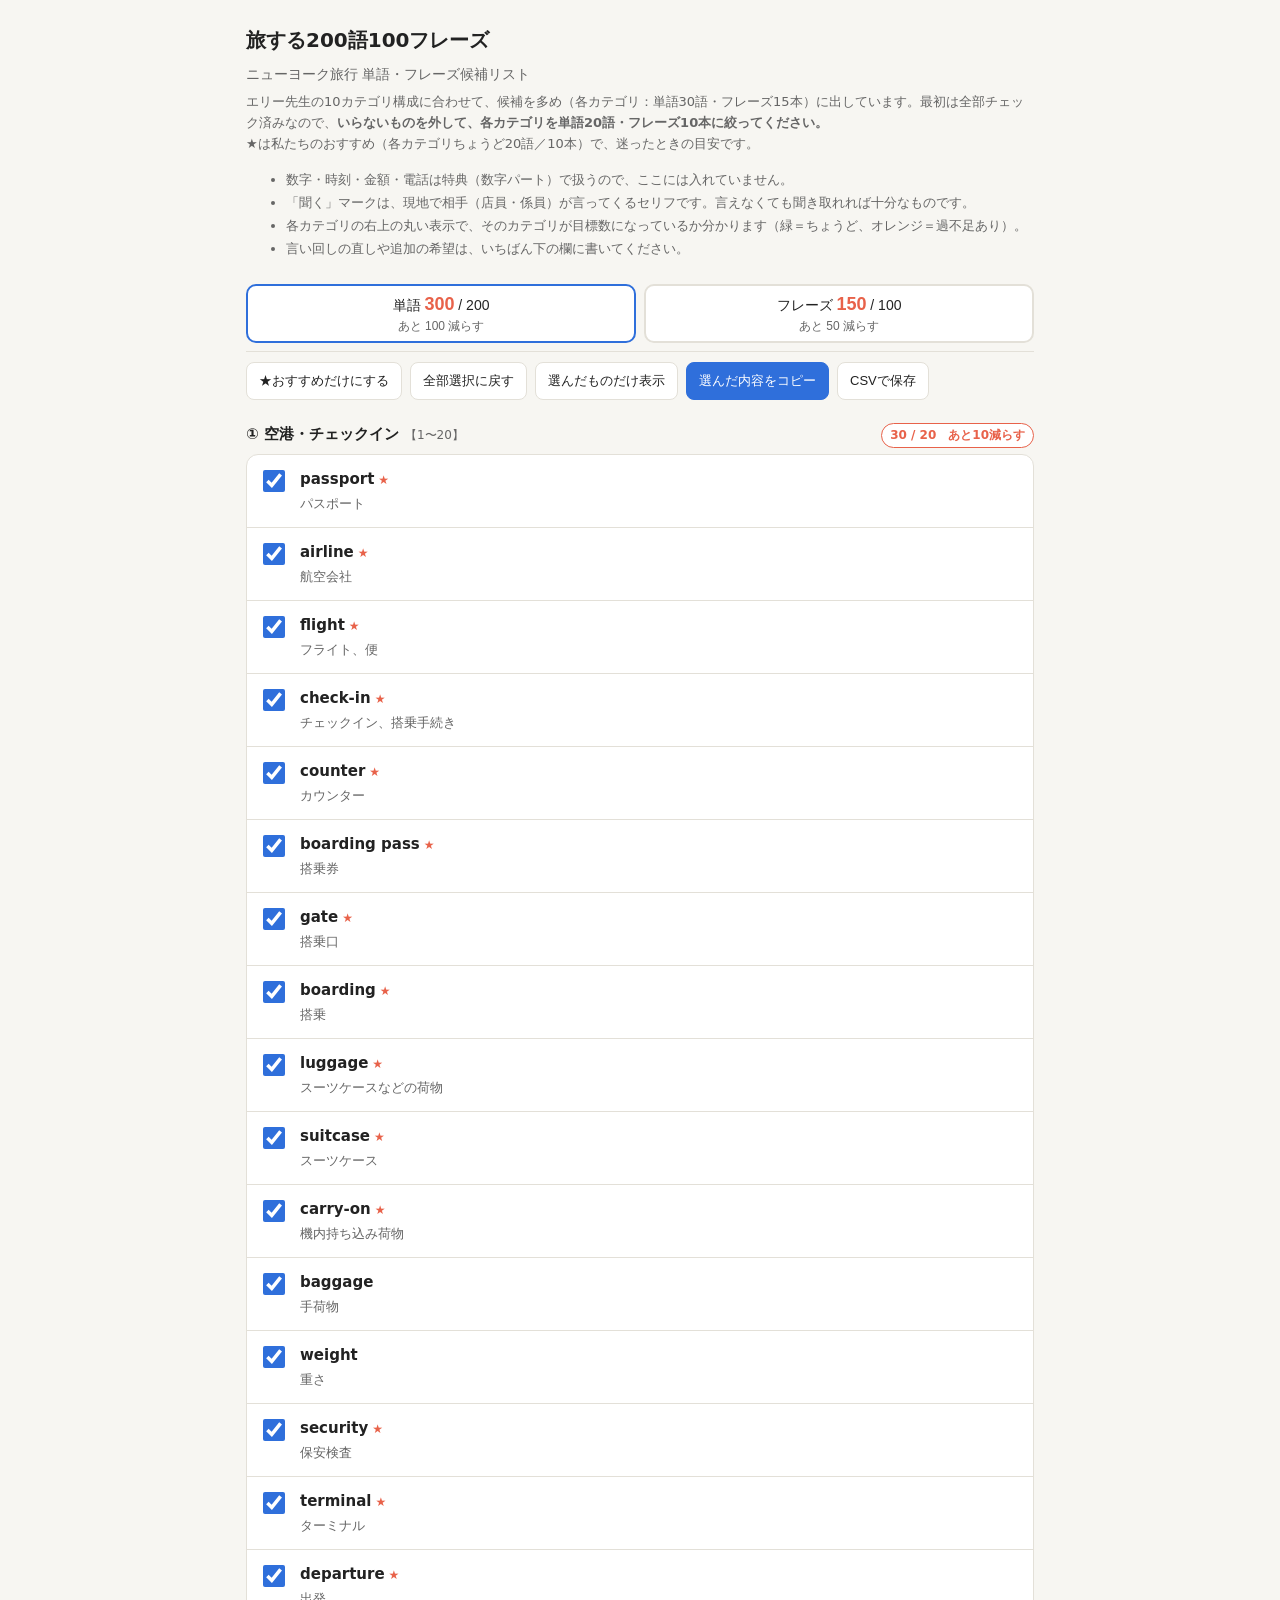
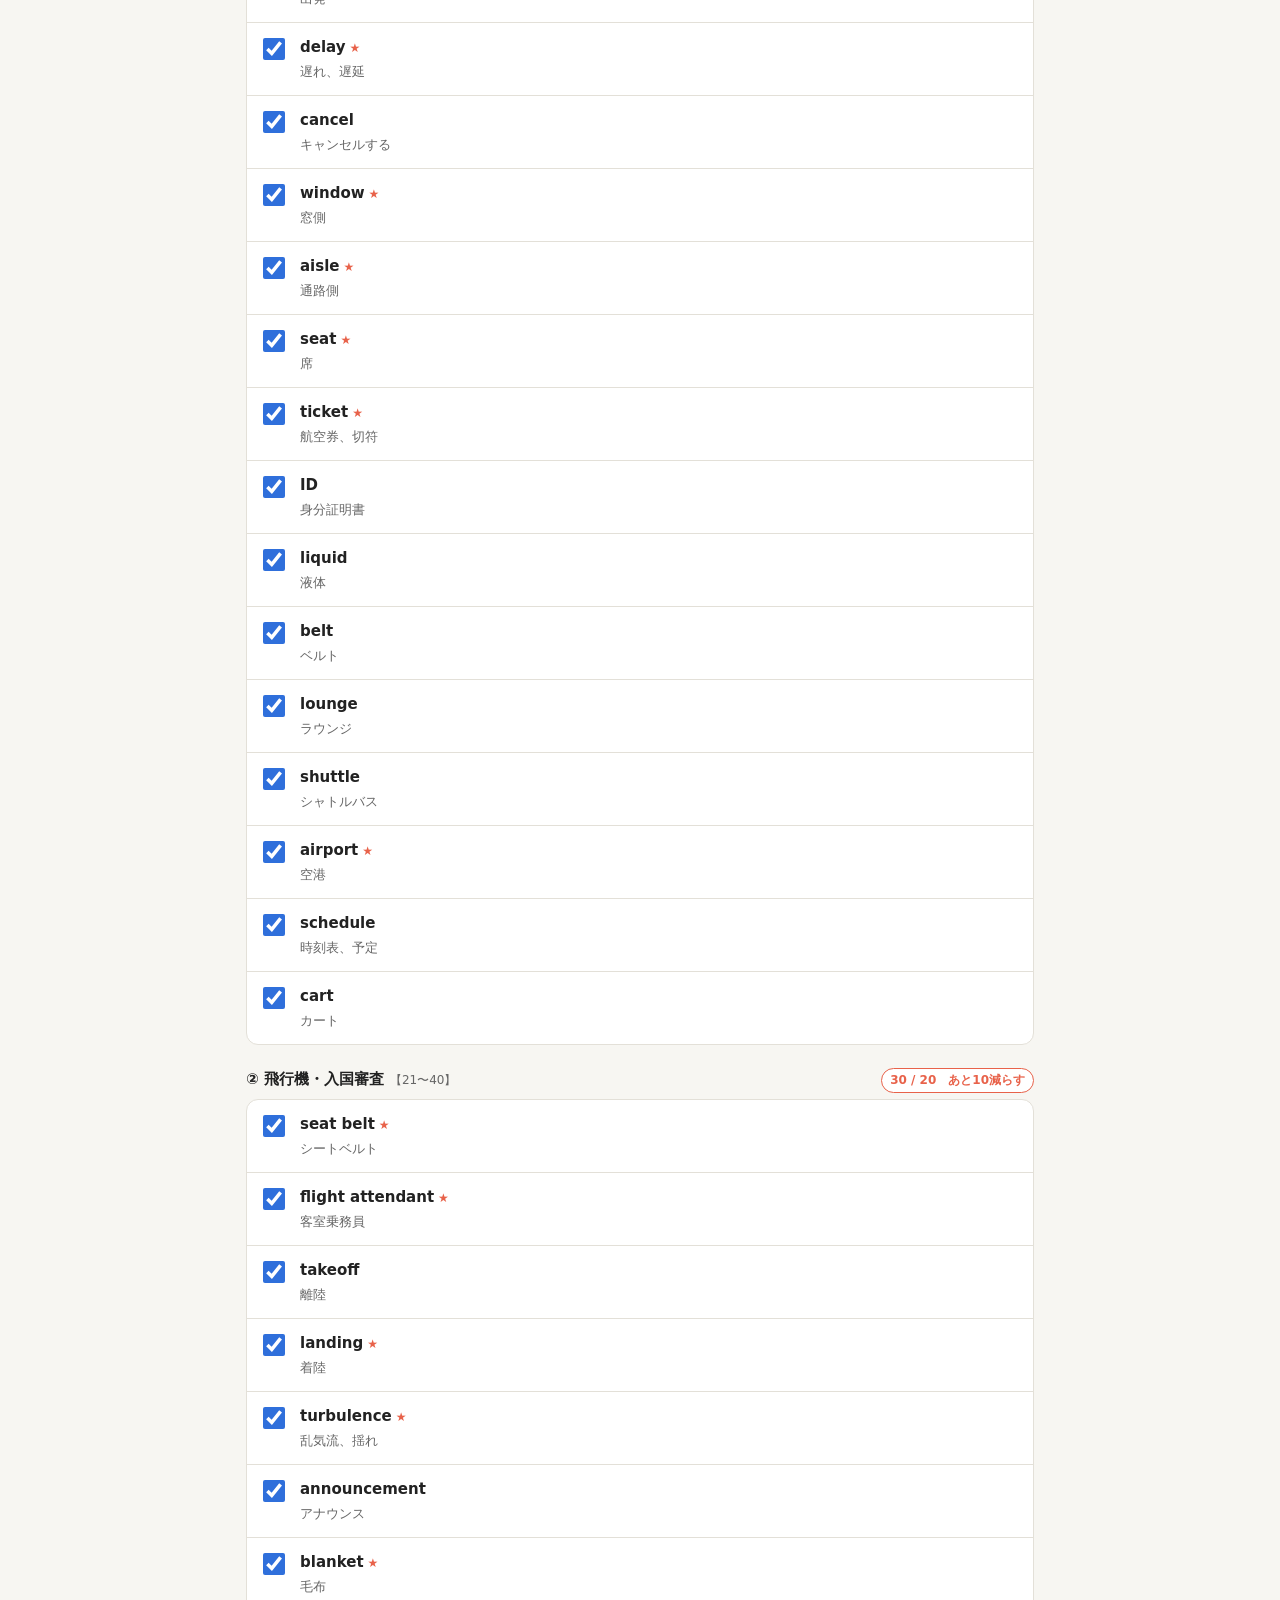
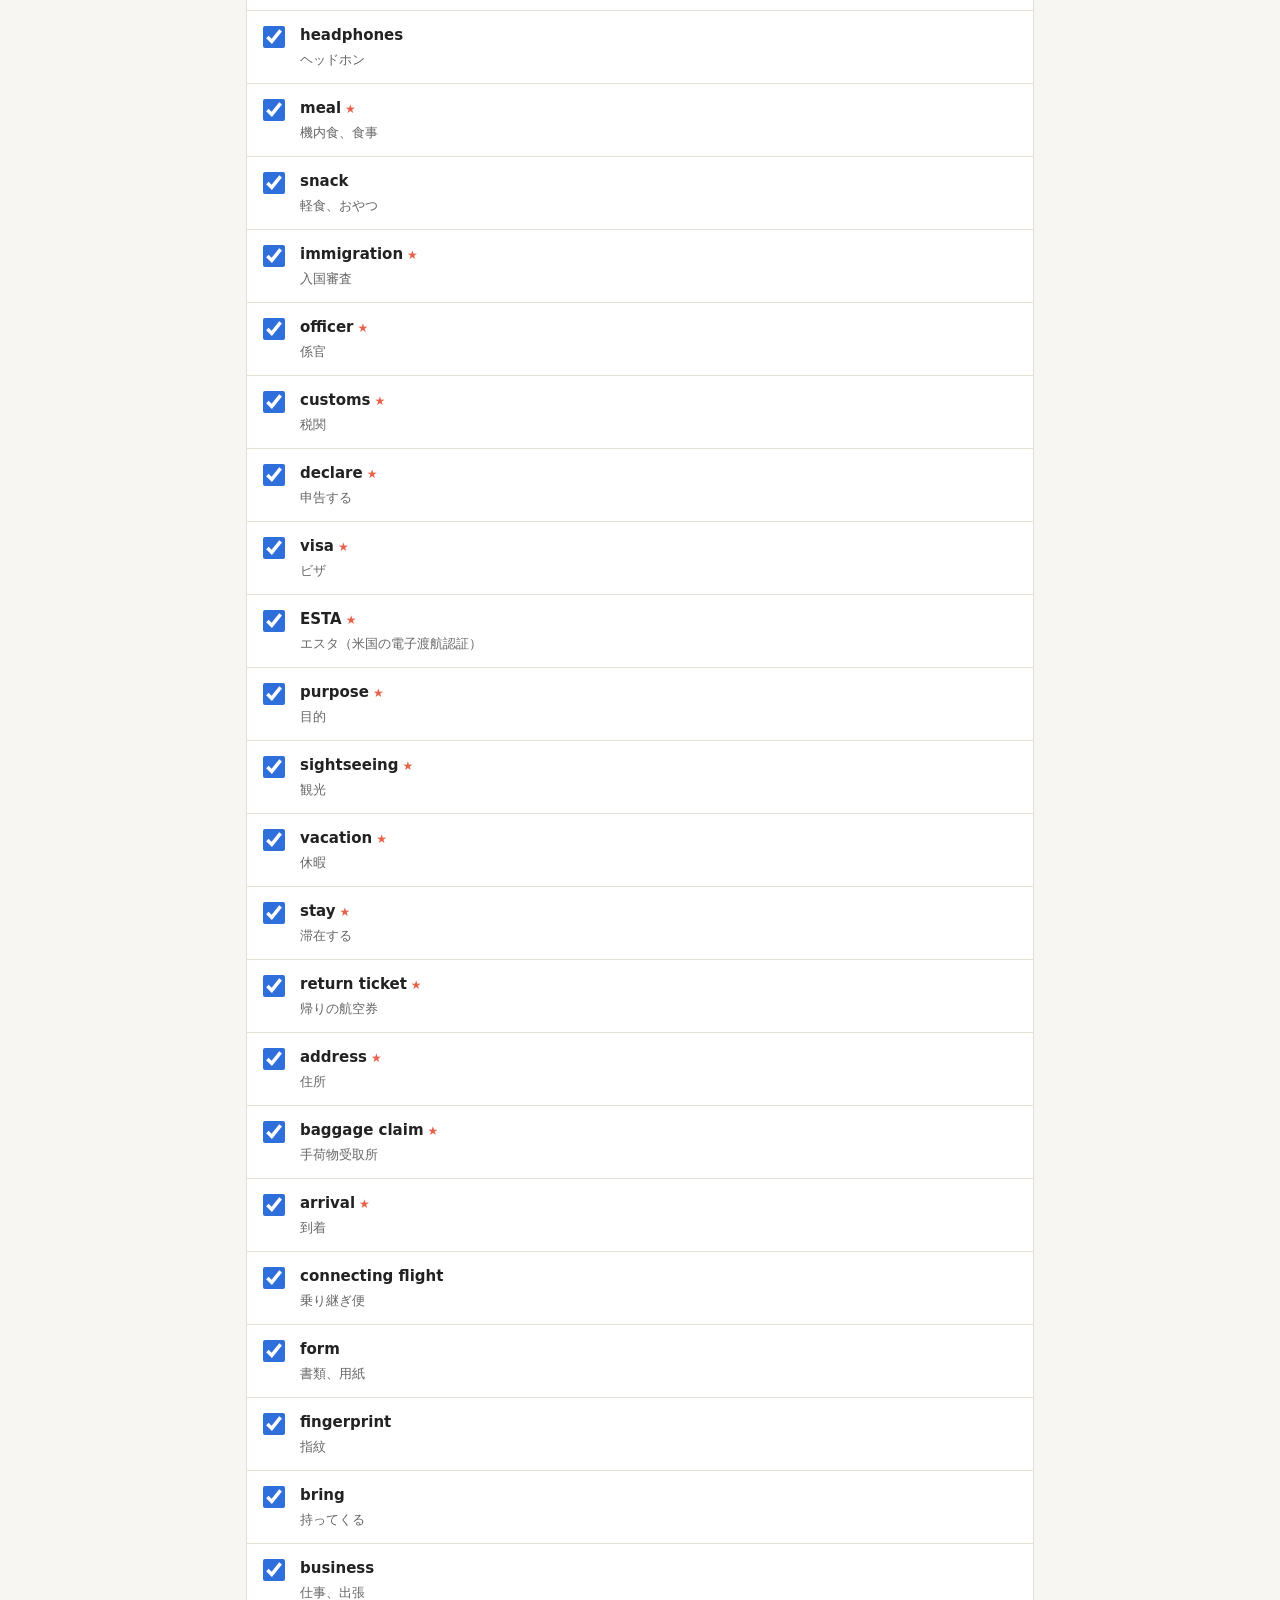
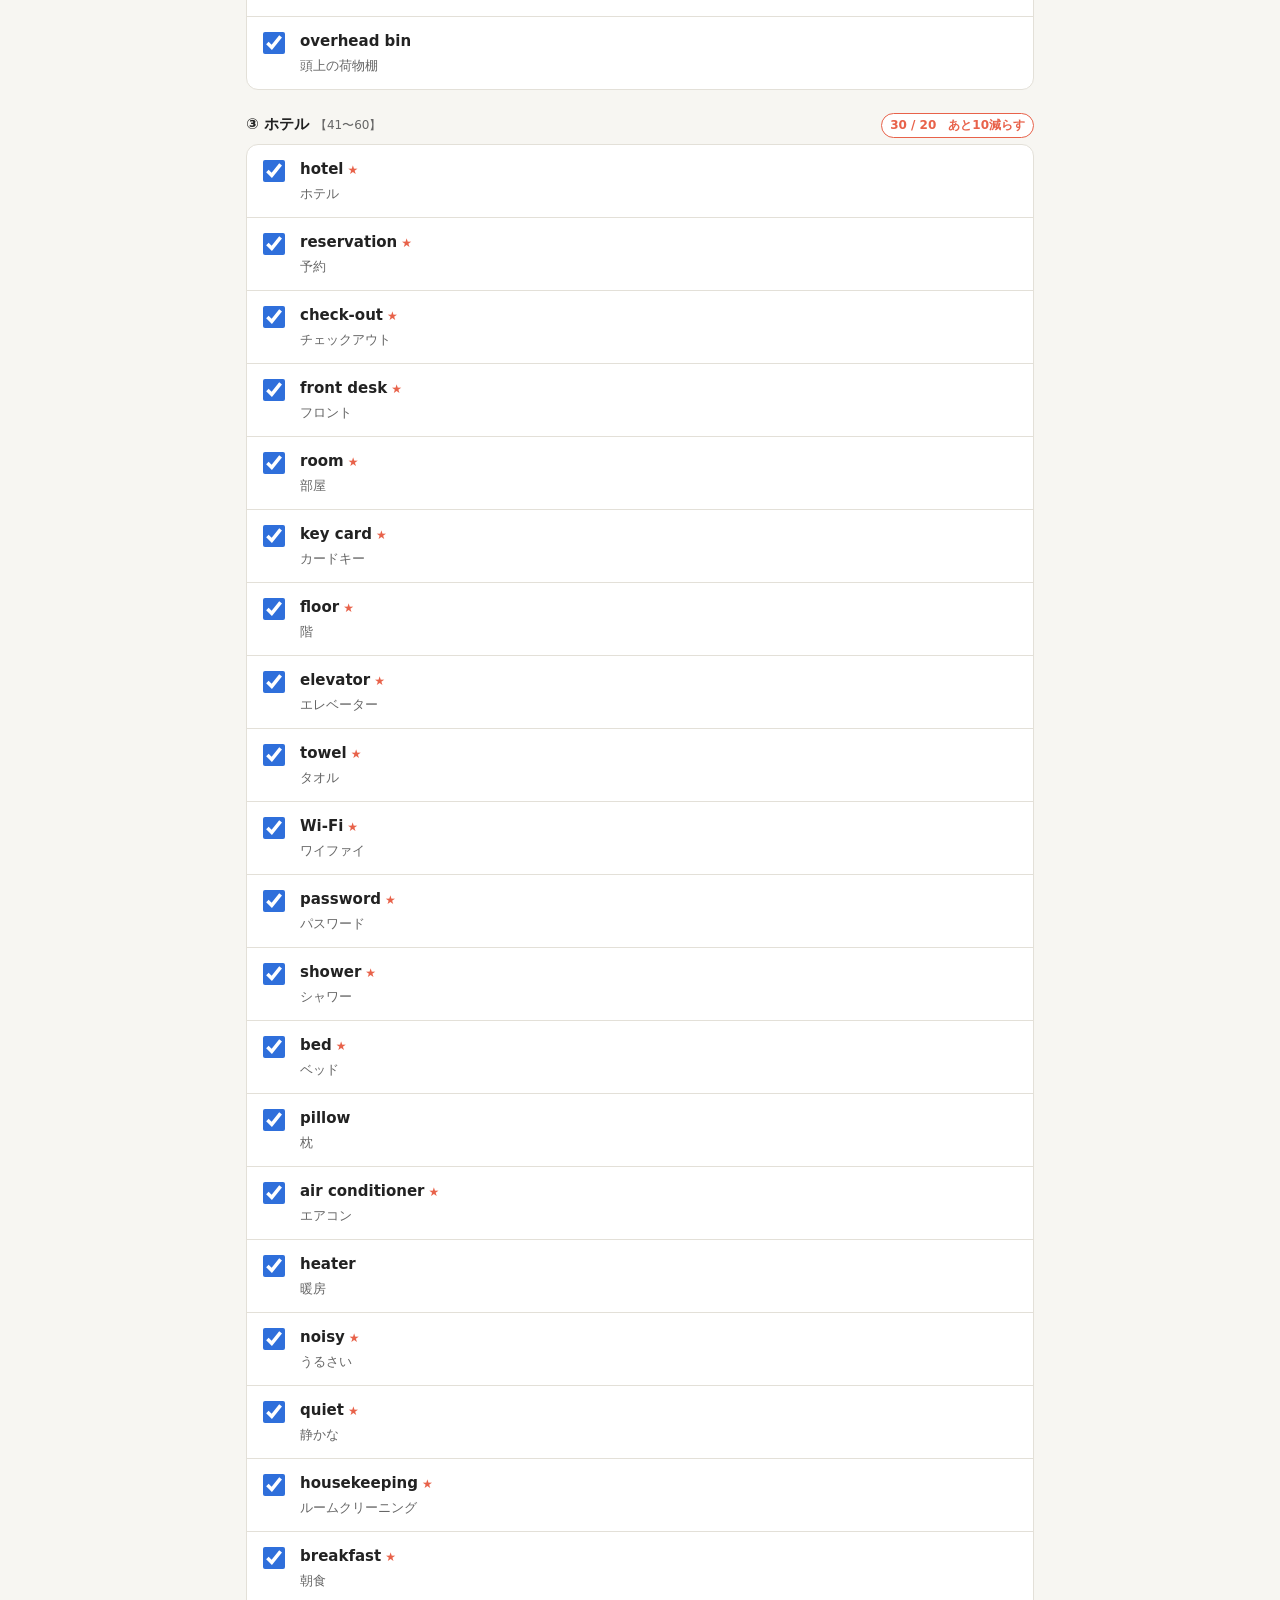
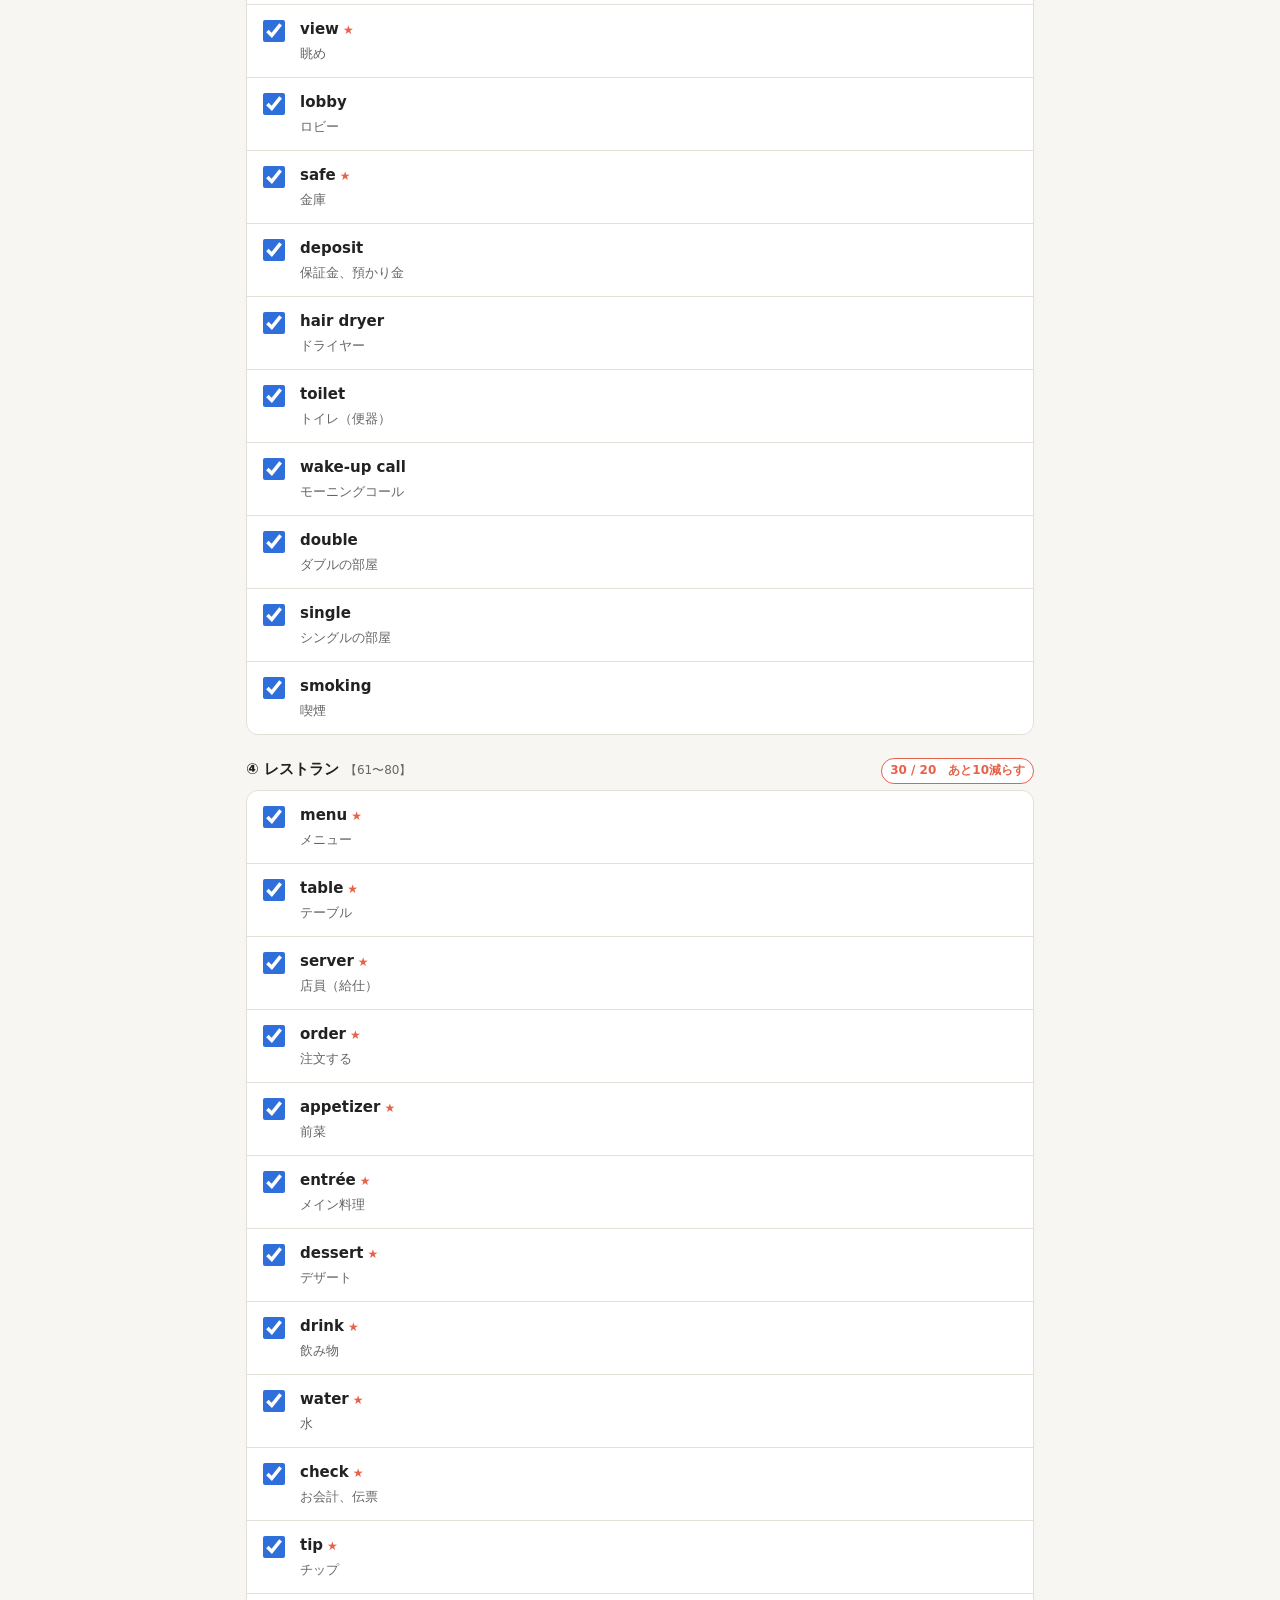
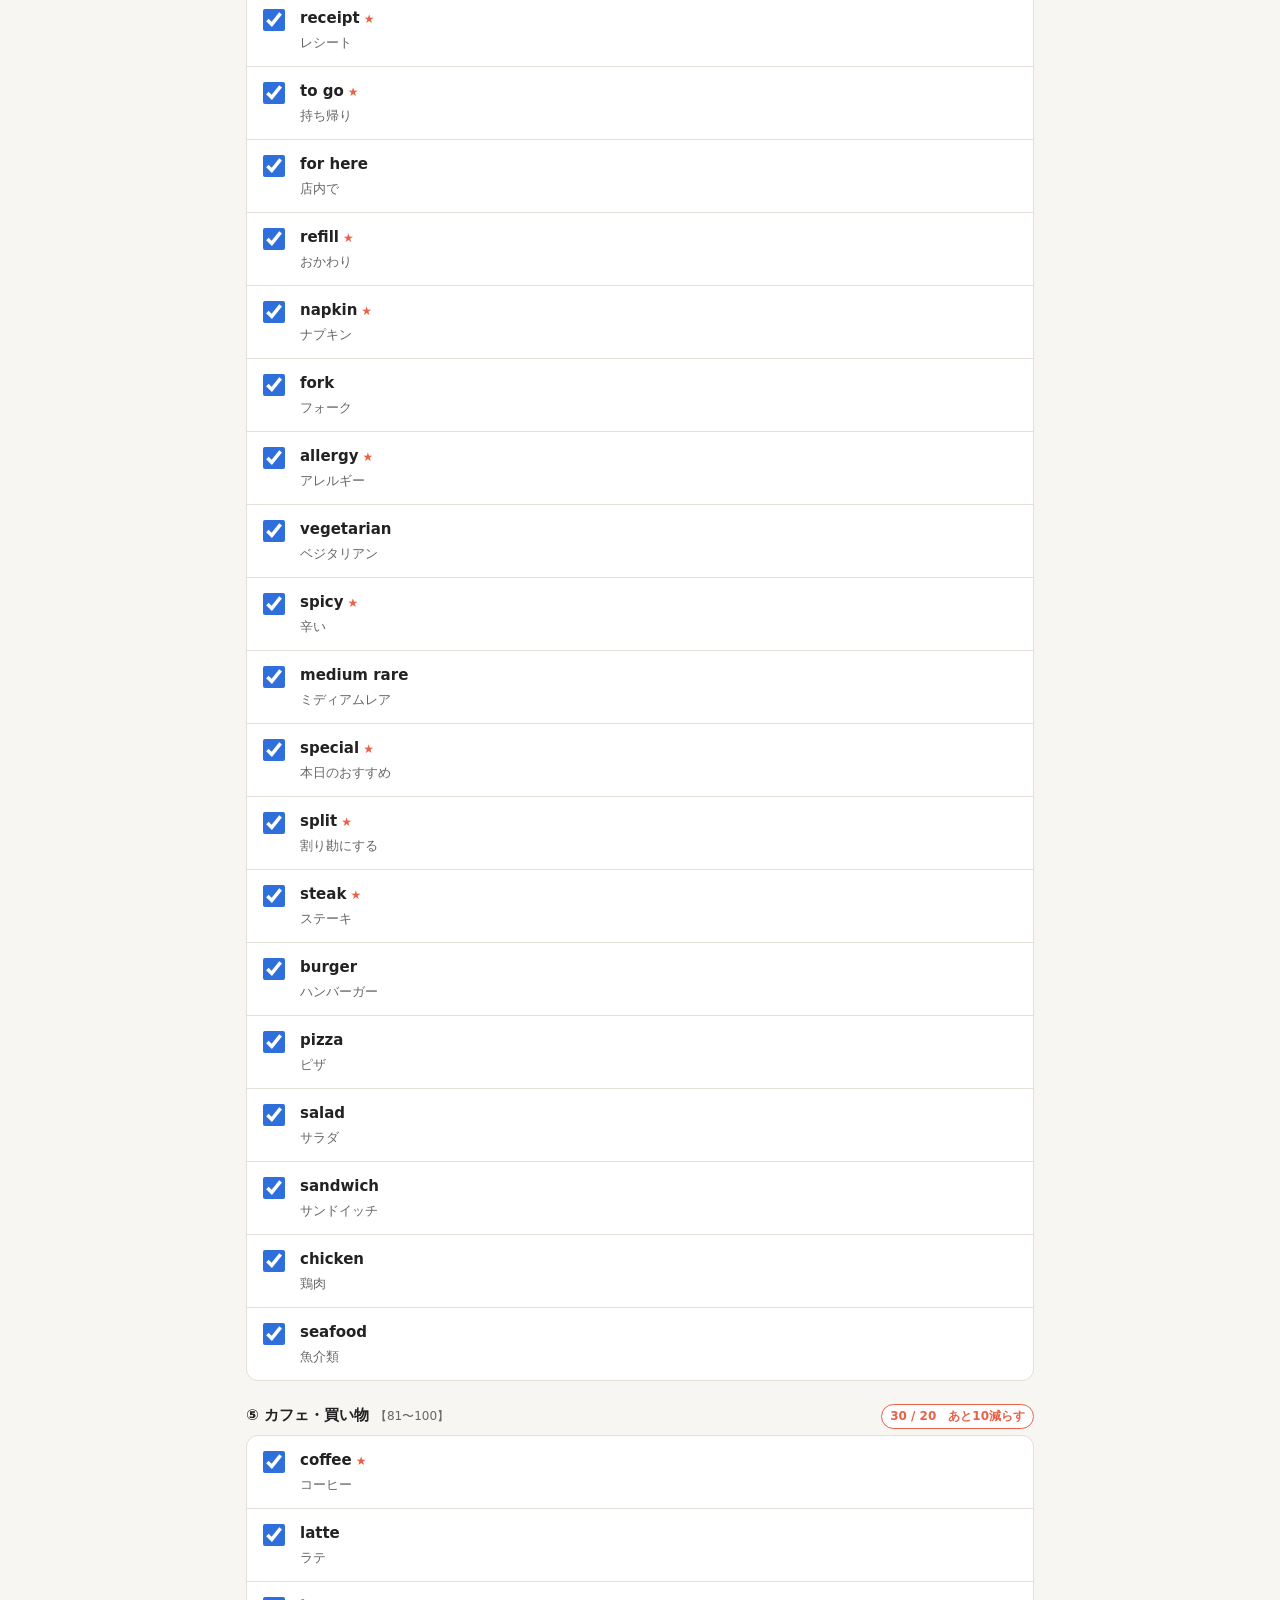
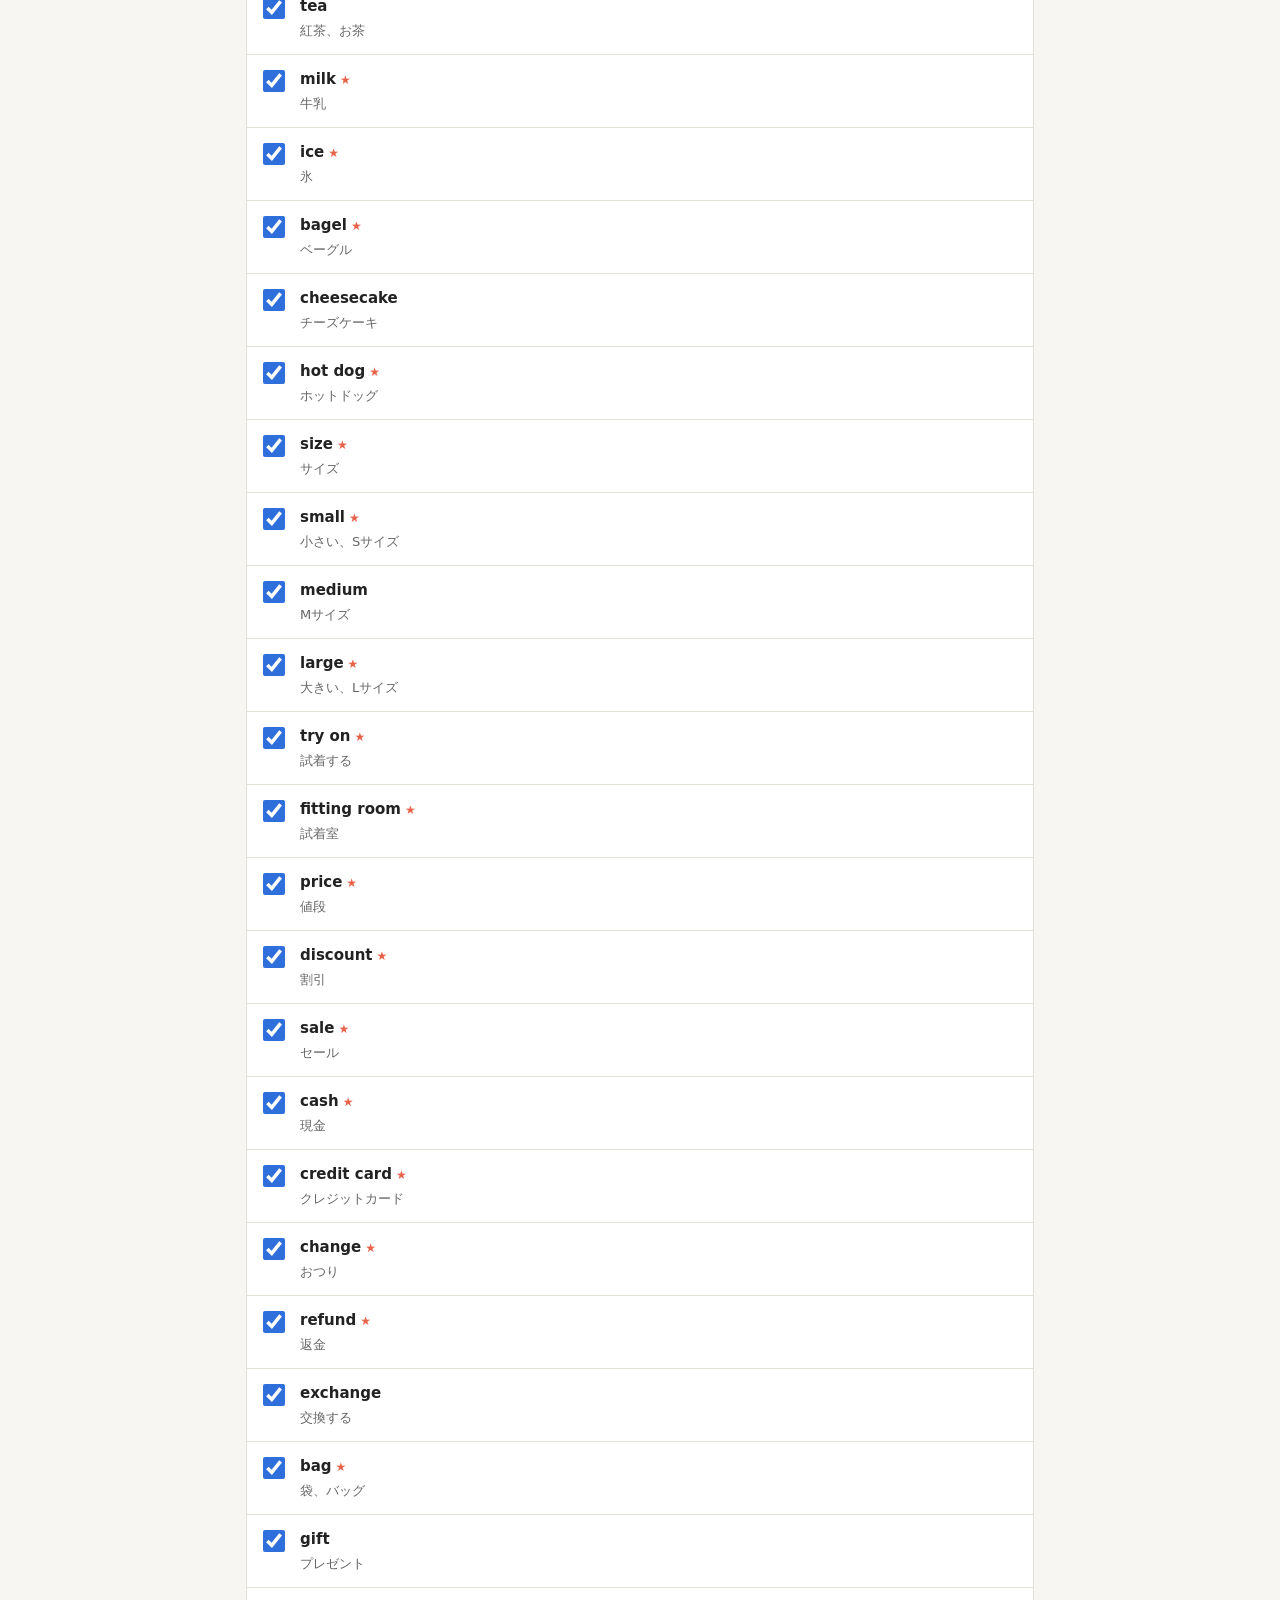
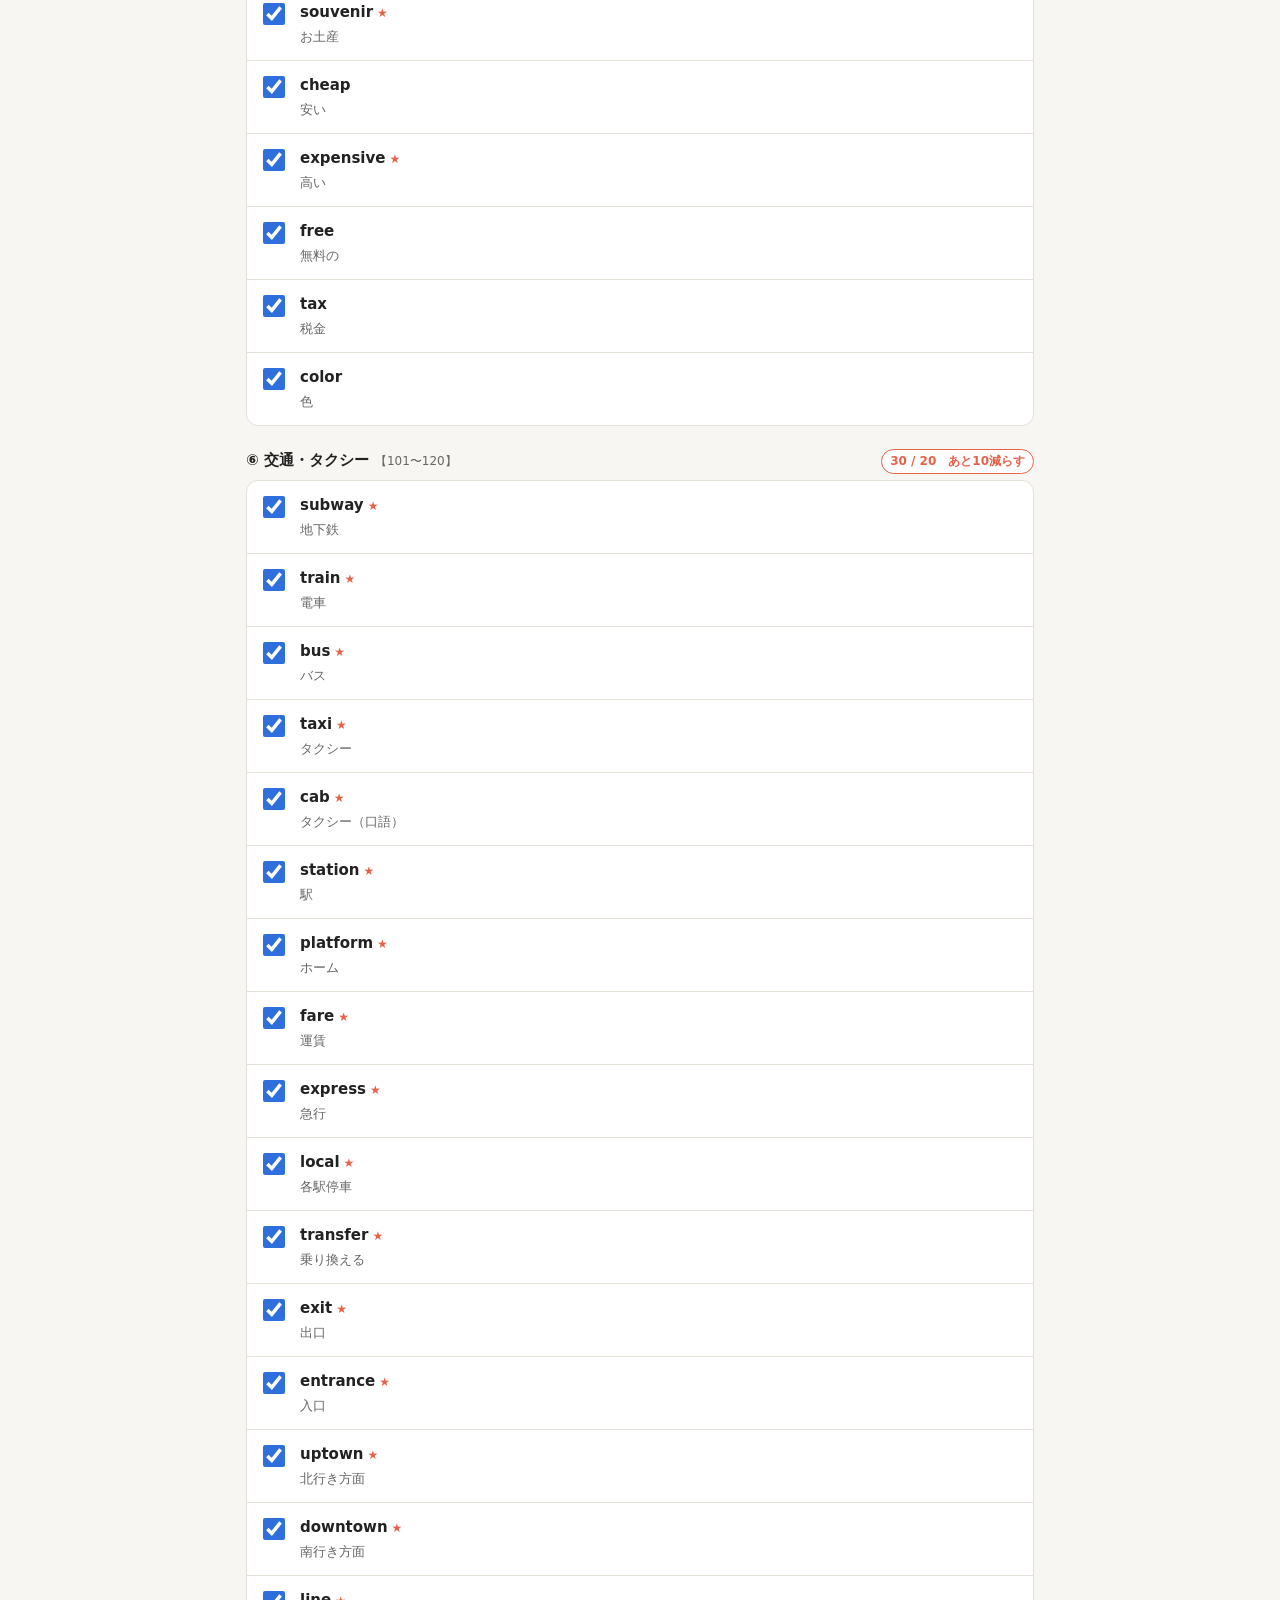
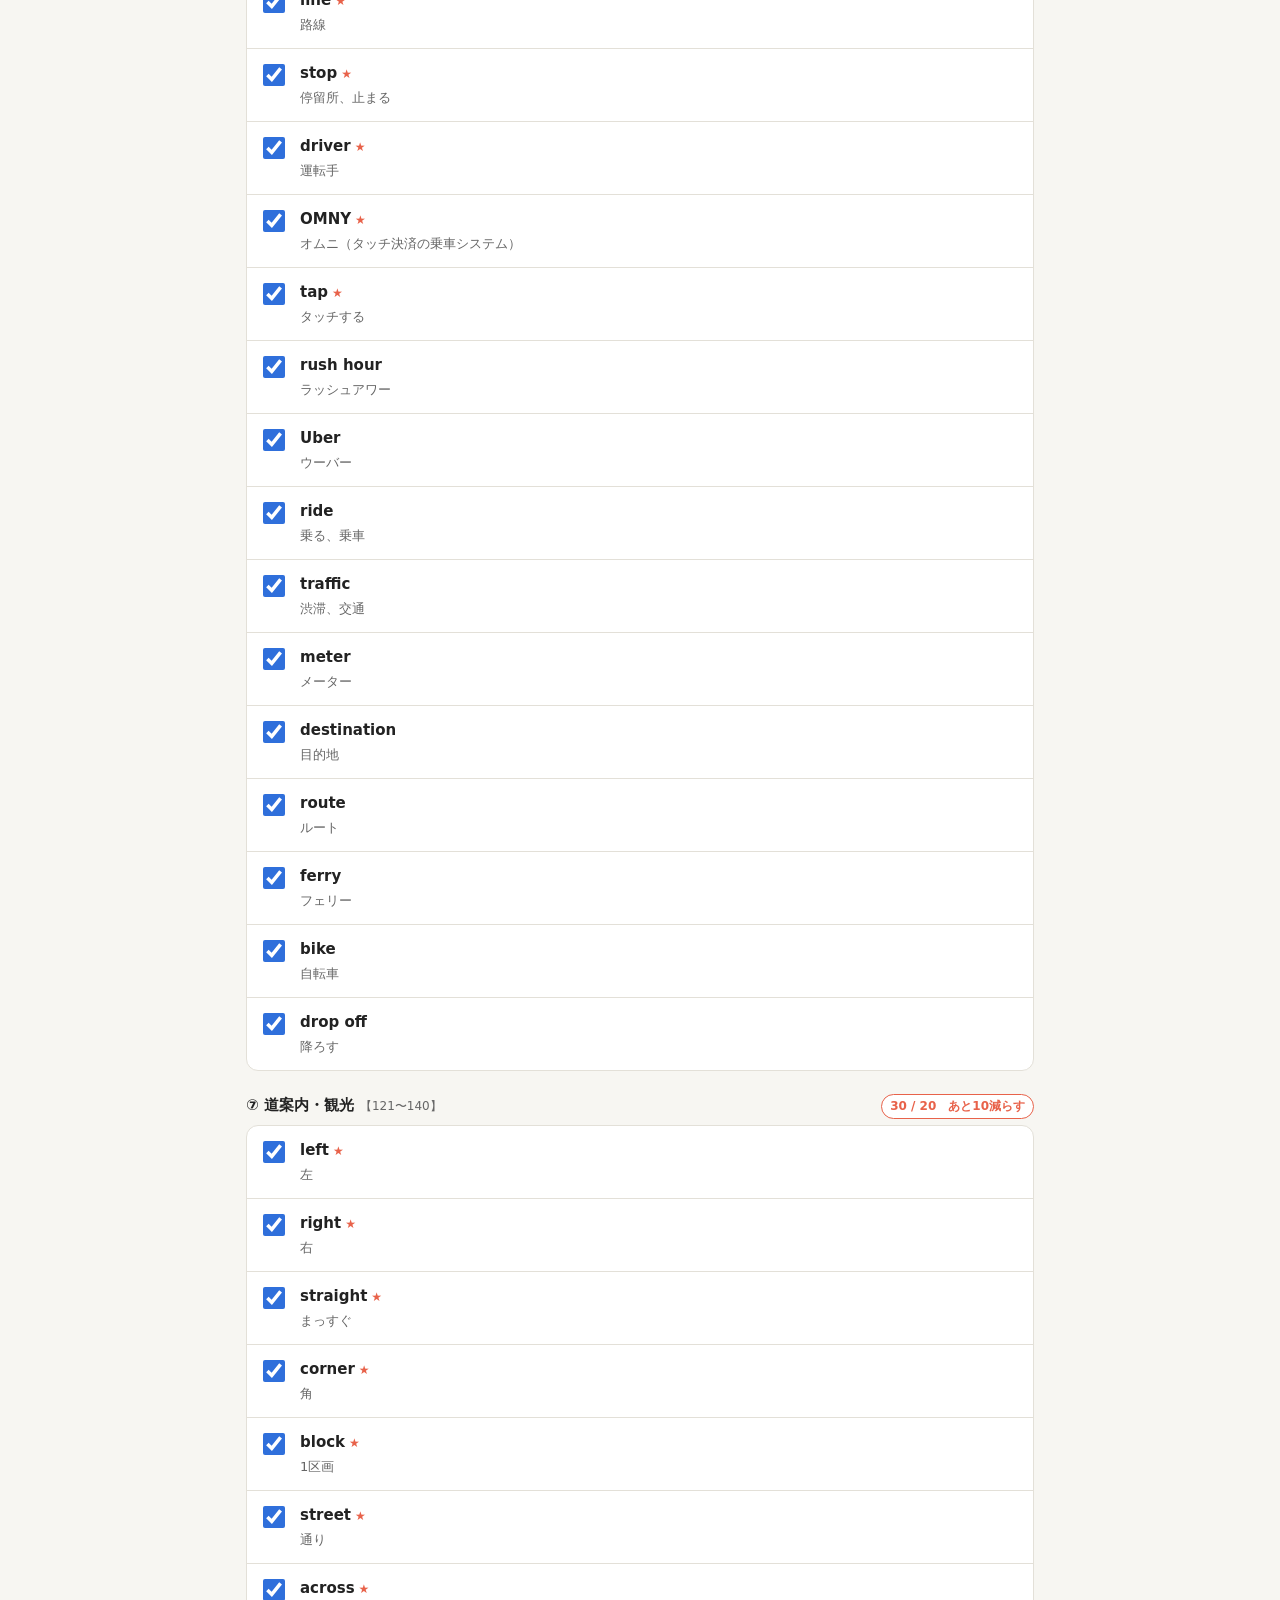
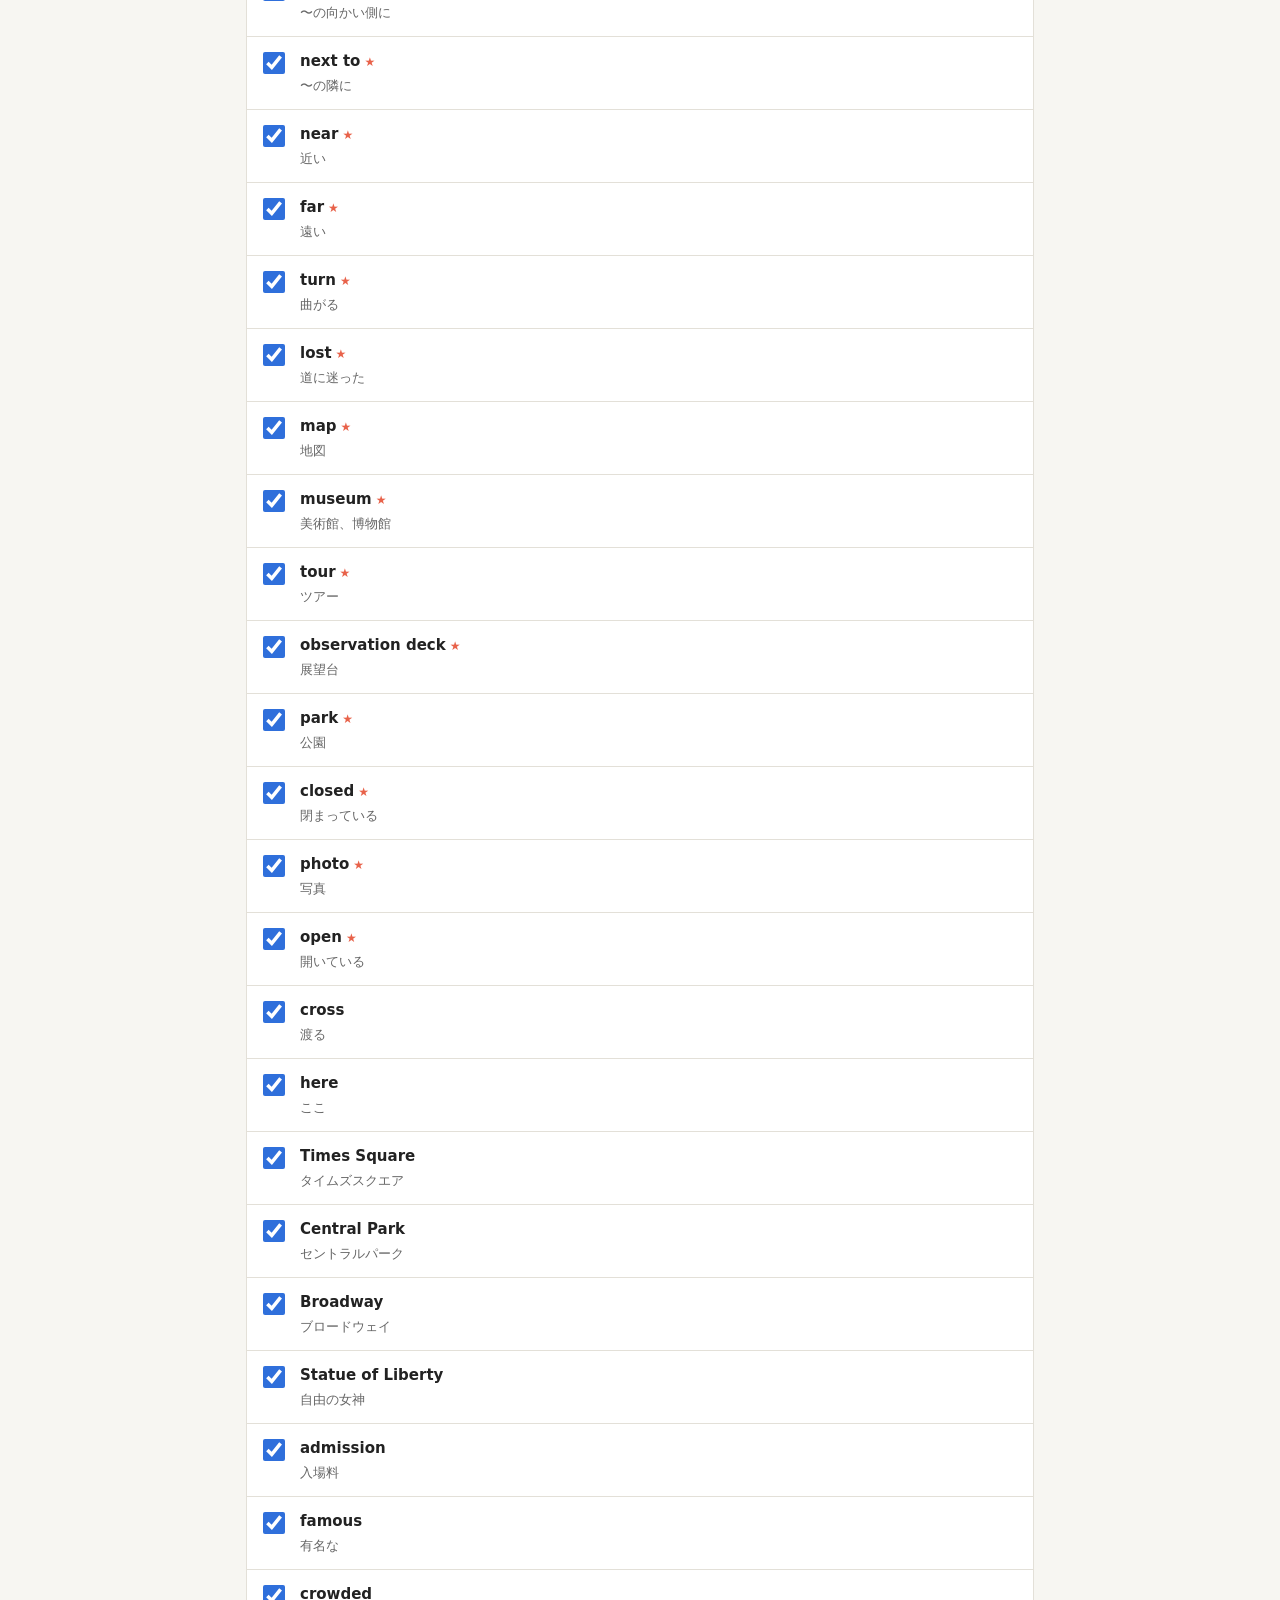
<file: ny_proposal/index.html>
<!doctype html>
<html lang="ja">
<head>
<meta charset="utf-8">
<meta name="viewport" content="width=device-width,initial-scale=1">
<title>旅する200語100フレーズ 候補リスト</title>
<style>
:root{--bg:#f7f6f2;--card:#fff;--ink:#222;--sub:#666;--line:#e3e0d8;--accent:#2f6fdb;--mint:#1f9d7a;--coral:#e8624a}
@media (prefers-color-scheme:dark){:root{--bg:#18191b;--card:#232427;--ink:#eee;--sub:#a0a0a0;--line:#3a3b3f;--accent:#6b9cf5;--mint:#45c4a0;--coral:#f08a74}}
*{box-sizing:border-box}
body{margin:0;background:var(--bg);color:var(--ink);font:15px/1.6 system-ui,"Hiragino Sans","Yu Gothic",sans-serif}
.wrap{max-width:820px;margin:0 auto;padding:0 16px 120px}
h1{font-size:20px;margin:24px 0 4px}
.lead{color:var(--sub);font-size:13px;margin:0 0 16px}
.lead li{margin:2px 0}
.bar{position:sticky;top:0;z-index:5;background:var(--bg);padding:8px 0;border-bottom:1px solid var(--line)}
.tabs{display:flex;gap:8px}
.tab{flex:1;padding:6px 8px;line-height:1.35;border:2px solid var(--line);background:var(--card);border-radius:10px;font-size:14px;cursor:pointer;color:var(--ink);text-align:center}
.tab.on{border-color:var(--accent)}
.tab b{font-size:18px}
.tab small{font-size:12px;color:var(--sub)}
.tab.over b{color:var(--coral)}
.tools{display:flex;gap:8px;flex-wrap:wrap;margin:10px 0 0}
.tools button{font-size:13px;padding:9px 12px;border:1px solid var(--line);background:var(--card);color:var(--ink);border-radius:8px;cursor:pointer}
.tools button.primary{background:var(--accent);border-color:var(--accent);color:#fff}
h2{font-size:15px;margin:22px 0 6px;display:flex;justify-content:space-between;align-items:baseline;gap:8px}
h2 .rng{color:var(--sub);font-weight:400;font-size:12px;margin-left:6px}
.cc{font-size:12px;font-weight:600;padding:2px 8px;border-radius:999px;border:1px solid var(--line);white-space:nowrap;background:var(--card)}
.cc.ok{color:var(--mint);border-color:var(--mint)}
.cc.over{color:var(--coral);border-color:var(--coral)}
.grp{background:var(--card);border:1px solid var(--line);border-radius:12px;overflow:hidden}
label.row{display:flex;gap:12px;align-items:flex-start;padding:12px;-webkit-tap-highlight-color:transparent;border-bottom:1px solid var(--line);cursor:pointer}
label.row:last-child{border-bottom:0}
label.row input{margin-top:3px;width:22px;height:22px;flex:none;accent-color:var(--accent)}
.en{font-weight:600}
.ja{color:var(--sub);font-size:13px}
.tag{font-size:11px;padding:0 6px;border-radius:6px;margin-left:6px;vertical-align:1px;border:1px solid var(--mint);color:var(--mint)}
.star{color:var(--coral);font-size:12px;margin-left:4px}
textarea{width:100%;min-height:90px;padding:10px;border:1px solid var(--line);border-radius:10px;background:var(--card);color:var(--ink);font:inherit;font-size:16px}
.hide{display:none}
.toast{position:fixed;left:50%;bottom:24px;transform:translateX(-50%);background:#222;color:#fff;padding:10px 16px;border-radius:10px;font-size:13px;opacity:0;transition:.2s;pointer-events:none}
.toast.on{opacity:1}
</style>
</head>
<body>
<div class="wrap">
<h1>旅する200語100フレーズ<br><span style="font-size:14px;font-weight:400;color:var(--sub)">ニューヨーク旅行 単語・フレーズ候補リスト</span></h1>
<p class="lead">
エリー先生の10カテゴリ構成に合わせて、候補を多め（各カテゴリ：単語30語・フレーズ15本）に出しています。最初は全部チェック済みなので、<b>いらないものを外して、各カテゴリを単語20語・フレーズ10本に絞ってください。</b><br>
<b>★</b>は私たちのおすすめ（各カテゴリちょうど20語／10本）で、迷ったときの目安です。
</p>
<ul class="lead">
<li>数字・時刻・金額・電話は特典（数字パート）で扱うので、ここには入れていません。</li>
<li>「聞く」マークは、現地で相手（店員・係員）が言ってくるセリフです。言えなくても聞き取れれば十分なものです。</li>
<li>各カテゴリの右上の丸い表示で、そのカテゴリが目標数になっているか分かります（緑＝ちょうど、オレンジ＝過不足あり）。</li>
<li>言い回しの直しや追加の希望は、いちばん下の欄に書いてください。</li>
</ul>

<div class="bar">
  <div class="tabs">
    <button class="tab on" data-t="w">単語 <b id="cw">0</b> / 200<br><small id="dw"></small></button>
    <button class="tab" data-t="p">フレーズ <b id="cp">0</b> / 100<br><small id="dp"></small></button>
  </div>
</div>
<div class="tools">
  <button id="star">★おすすめだけにする</button>
  <button id="reset">全部選択に戻す</button>
  <button id="only">選んだものだけ表示</button>
  <button class="copybtn primary">選んだ内容をコピー</button>
  <button id="csv">CSVで保存</button>
</div>

<div id="words"></div>
<div id="phrases" class="hide"></div>

<h2>先生からのコメント・追加リクエスト</h2>
<textarea id="note" placeholder="例：この言い回しはあまり使わないので、こちらに変えたい／この単語を追加したい　など"></textarea>
<p style="margin:12px 0 0"><button class="copybtn" style="width:100%;padding:14px;font-size:15px;border:0;border-radius:10px;background:var(--accent);color:#fff;cursor:pointer">選んだ内容をコピー</button></p>
</div>
<div class="toast" id="toast"></div>

<script>
/* 書式: 英語|日本語|フラグ   * = おすすめ  L = 聞く（相手のセリフ）
   各カテゴリ：単語 候補30（★20）／フレーズ 候補15（★10） */
const WORDS = `
## 空港・チェックイン
passport|パスポート|*
airline|航空会社|*
flight|フライト、便|*
check-in|チェックイン、搭乗手続き|*
counter|カウンター|*
boarding pass|搭乗券|*
gate|搭乗口|*
boarding|搭乗|*
luggage|スーツケースなどの荷物|*
suitcase|スーツケース|*
carry-on|機内持ち込み荷物|*
baggage|手荷物|
weight|重さ|
security|保安検査|*
terminal|ターミナル|*
departure|出発|*
delay|遅れ、遅延|*
cancel|キャンセルする|
window|窓側|*
aisle|通路側|*
seat|席|*
ticket|航空券、切符|*
ID|身分証明書|
liquid|液体|
belt|ベルト|
lounge|ラウンジ|
shuttle|シャトルバス|
airport|空港|*
schedule|時刻表、予定|
cart|カート|
## 飛行機・入国審査
seat belt|シートベルト|*
flight attendant|客室乗務員|*
takeoff|離陸|
landing|着陸|*
turbulence|乱気流、揺れ|*
announcement|アナウンス|
blanket|毛布|*
headphones|ヘッドホン|
meal|機内食、食事|*
snack|軽食、おやつ|
immigration|入国審査|*
officer|係官|*
customs|税関|*
declare|申告する|*
visa|ビザ|*
ESTA|エスタ（米国の電子渡航認証）|*
purpose|目的|*
sightseeing|観光|*
vacation|休暇|*
stay|滞在する|*
return ticket|帰りの航空券|*
address|住所|*
baggage claim|手荷物受取所|*
arrival|到着|*
connecting flight|乗り継ぎ便|
form|書類、用紙|
fingerprint|指紋|
bring|持ってくる|
business|仕事、出張|
overhead bin|頭上の荷物棚|
## ホテル
hotel|ホテル|*
reservation|予約|*
check-out|チェックアウト|*
front desk|フロント|*
room|部屋|*
key card|カードキー|*
floor|階|*
elevator|エレベーター|*
towel|タオル|*
Wi-Fi|ワイファイ|*
password|パスワード|*
shower|シャワー|*
bed|ベッド|*
pillow|枕|
air conditioner|エアコン|*
heater|暖房|
noisy|うるさい|*
quiet|静かな|*
housekeeping|ルームクリーニング|*
breakfast|朝食|*
view|眺め|*
lobby|ロビー|
safe|金庫|*
deposit|保証金、預かり金|
hair dryer|ドライヤー|
toilet|トイレ（便器）|
wake-up call|モーニングコール|
double|ダブルの部屋|
single|シングルの部屋|
smoking|喫煙|
## レストラン
menu|メニュー|*
table|テーブル|*
server|店員（給仕）|*
order|注文する|*
appetizer|前菜|*
entrée|メイン料理|*
dessert|デザート|*
drink|飲み物|*
water|水|*
check|お会計、伝票|*
tip|チップ|*
receipt|レシート|*
to go|持ち帰り|*
for here|店内で|
refill|おかわり|*
napkin|ナプキン|*
fork|フォーク|
allergy|アレルギー|*
vegetarian|ベジタリアン|
spicy|辛い|*
medium rare|ミディアムレア|
special|本日のおすすめ|*
split|割り勘にする|*
steak|ステーキ|*
burger|ハンバーガー|
pizza|ピザ|
salad|サラダ|
sandwich|サンドイッチ|
chicken|鶏肉|
seafood|魚介類|
## カフェ・買い物
coffee|コーヒー|*
latte|ラテ|
tea|紅茶、お茶|
milk|牛乳|*
ice|氷|*
bagel|ベーグル|*
cheesecake|チーズケーキ|
hot dog|ホットドッグ|*
size|サイズ|*
small|小さい、Sサイズ|*
medium|Mサイズ|
large|大きい、Lサイズ|*
try on|試着する|*
fitting room|試着室|*
price|値段|*
discount|割引|*
sale|セール|*
cash|現金|*
credit card|クレジットカード|*
change|おつり|*
refund|返金|*
exchange|交換する|
bag|袋、バッグ|*
gift|プレゼント|
souvenir|お土産|*
cheap|安い|
expensive|高い|*
free|無料の|
tax|税金|
color|色|
## 交通・タクシー
subway|地下鉄|*
train|電車|*
bus|バス|*
taxi|タクシー|*
cab|タクシー（口語）|*
station|駅|*
platform|ホーム|*
fare|運賃|*
express|急行|*
local|各駅停車|*
transfer|乗り換える|*
exit|出口|*
entrance|入口|*
uptown|北行き方面|*
downtown|南行き方面|*
line|路線|*
stop|停留所、止まる|*
driver|運転手|*
OMNY|オムニ（タッチ決済の乗車システム）|*
tap|タッチする|*
rush hour|ラッシュアワー|
Uber|ウーバー|
ride|乗る、乗車|
traffic|渋滞、交通|
meter|メーター|
destination|目的地|
route|ルート|
ferry|フェリー|
bike|自転車|
drop off|降ろす|
## 道案内・観光
left|左|*
right|右|*
straight|まっすぐ|*
corner|角|*
block|1区画|*
street|通り|*
across|〜の向かい側に|*
next to|〜の隣に|*
near|近い|*
far|遠い|*
turn|曲がる|*
lost|道に迷った|*
map|地図|*
museum|美術館、博物館|*
tour|ツアー|*
observation deck|展望台|*
park|公園|*
closed|閉まっている|*
photo|写真|*
open|開いている|*
cross|渡る|
here|ここ|
Times Square|タイムズスクエア|
Central Park|セントラルパーク|
Broadway|ブロードウェイ|
Statue of Liberty|自由の女神|
admission|入場料|
famous|有名な|
crowded|混んでいる|
show|ショー、公演|
## 人とのコミュニケーション
hello|こんにちは|*
thanks|ありがとう|*
sorry|ごめんなさい|*
please|お願いします、どうぞ|*
excuse|失礼する|*
welcome|ようこそ|*
sure|もちろん|*
friend|友だち|*
name|名前|*
nice|すてきな、よい|*
meet|会う|*
visit|訪れる|*
hungry|お腹がすいた|*
like|好き、好む|*
love|大好き、愛する|*
enjoy|楽しむ|*
great|すばらしい|*
amazing|すごい|*
delicious|おいしい|*
tired|疲れた|*
maybe|たぶん|
beautiful|美しい|
cool|かっこいい、いいね|
awesome|最高の|
lovely|すてきな|
thirsty|喉が渇いた|
happy|うれしい、幸せな|
again|もう一度|
together|一緒に|
favorite|お気に入りの|
## トラブル・体調不良
help|助けて、手伝う|*
emergency|緊急事態|*
police|警察|*
hospital|病院|*
doctor|医者|*
pharmacy|薬局|*
medicine|薬|*
headache|頭痛|*
stomachache|腹痛|*
fever|熱|*
sick|具合が悪い|*
hurt|痛い、けがをする|*
stolen|盗まれた|*
wallet|財布|*
phone|スマホ、電話|*
insurance|保険|*
ambulance|救急車|*
pickpocket|スリ|*
charger|充電器|*
restroom|トイレ|*
missing|なくなった|
battery|バッテリー|
ATM|ATM|
SIM card|SIMカード|
dangerous|危ない|
embassy|大使館|
pain|痛み|
dizzy|めまいがする|
cough|咳|
careful|気をつけて|
## 旅を「自分の英語」で乗り切る基本語
want|欲しい、〜したい|*
need|必要とする|*
can|できる|*
wait|待つ|*
understand|理解する|*
repeat|繰り返す|*
slowly|ゆっくり|*
speak|話す|*
write down|書き留める|*
mean|意味する|*
what|何|*
where|どこ|*
when|いつ|*
how|どうやって|*
how much|いくら|*
how long|どのくらい（時間）|*
tomorrow|明日|*
Japanese|日本語|*
English|英語|*
today|今日|*
who|誰|
why|なぜ|
which|どちら|
tonight|今夜|
morning|朝|
late|遅い、遅れた|
early|早い|
cold|寒い|
hot|暑い、熱い|
rain|雨|
`;

const PHRASES = `
## 空港・チェックイン
I'd like to check in for my flight.|フライトのチェックインをお願いします。|*
Here is my passport.|パスポートです。|*
Could I have a window seat?|窓側の席をお願いできますか？|*
I have one bag to check.|預ける荷物は1つです。|*
Can I take this on board?|これは機内に持ち込めますか？|*
Where is the gate for this flight?|この便の搭乗口はどこですか？|*
What time does boarding start?|搭乗は何時に始まりますか？|*
Is this the line for security?|ここは保安検査の列ですか？|*
Please take off your shoes and belt.|靴とベルトを外してください。|*L
My flight was delayed.|フライトが遅れました。|*
Could I have an aisle seat?|通路側の席をお願いできますか？|
Which terminal is it?|何番ターミナルですか？|
Is my bag too heavy?|私の荷物は重すぎますか？|
Can I change my seat?|席を変えてもらえますか？|
Where can I charge my phone?|スマホはどこで充電できますか？|
## 飛行機・入国審査
What's the purpose of your visit?|訪問の目的は何ですか？|*L
How long are you staying?|何日滞在しますか？|*L
I'm here for sightseeing.|観光で来ました。|*
I'm staying at a hotel in Manhattan.|マンハッタンのホテルに泊まります。|*
I'm staying for five days.|5日間滞在します。|*
I have nothing to declare.|申告するものはありません。|*
Could I have some water, please?|お水をいただけますか？|*
Chicken or beef?|チキンとビーフ、どちらにしますか？|*L
Excuse me, could I get a blanket?|すみません、毛布をもらえますか？|*
Where is baggage claim?|手荷物受取所はどこですか？|*
Where are you staying?|どこに滞在しますか？|L
Do you have anything to declare?|申告するものはありますか？|L
Could you help me with this form?|この書類を手伝ってもらえますか？|
My suitcase hasn't come out yet.|私のスーツケースがまだ出てきません。|
Could you put this in the overhead bin?|これを頭上の棚に入れてもらえますか？|
## ホテル
I have a reservation under Tanaka.|田中の名前で予約しています。|*
I'd like to check in, please.|チェックインをお願いします。|*
Can I leave my luggage here?|荷物をここに預けられますか？|*
What time is check-out?|チェックアウトは何時ですか？|*
What's the Wi-Fi password?|Wi-Fiのパスワードは何ですか？|*
Could I get extra towels?|タオルを追加でもらえますか？|*
The air conditioner doesn't work.|エアコンが動きません。|*
Is breakfast included?|朝食は含まれていますか？|*
Could you call a taxi for me?|タクシーを呼んでもらえますか？|*
I forgot my key card.|カードキーを忘れました。|*
My room is too noisy.|部屋がうるさすぎます。|
Can I change my room?|部屋を変えてもらえますか？|
Could I have a late check-out?|チェックアウトを遅らせてもらえますか？|
May I see your ID?|身分証を見せてもらえますか？|L
What floor is my room on?|私の部屋は何階ですか？|
## レストラン
A table for two, please.|2名でお願いします。|*
Do you have a reservation?|ご予約はありますか？|*L
We have a reservation for seven o'clock.|7時に予約しています。|*
What do you recommend?|おすすめは何ですか？|*
I'll have this one.|これをお願いします。|*
Can I see the menu, please?|メニューを見せてもらえますか？|*
I'm allergic to nuts.|ナッツアレルギーです。|*
Could we get the check, please?|お会計をお願いします。|*
Is the tip included?|チップは含まれていますか？|*
Where is the restroom?|トイレはどこですか？|*
Everything was delicious.|どれもおいしかったです。|
Can we split the check?|別々に払えますか？|
This is not what I ordered.|これは注文したものと違います。|
Medium rare, please.|ミディアムレアでお願いします。|
How would you like your steak?|ステーキの焼き加減はどうしますか？|L
## カフェ・買い物
Can I get a medium latte?|ミディアムサイズのラテをください。|*
Hot or iced?|ホットですか、アイスですか？|*L
For here or to go?|店内ですか、お持ち帰りですか？|*L
Can I get this to go?|これを持ち帰りにできますか？|*
How much is this?|これはいくらですか？|*
Do you have this in a smaller size?|これの小さいサイズはありますか？|*
Can I try this on?|試着してもいいですか？|*
I'm just looking, thank you.|見ているだけです、ありがとう。|*
I'll take it.|これにします。|*
Do you take credit cards?|クレジットカードは使えますか？|*
Is tax included?|税込みですか？|
It's too expensive.|高すぎます。|
Can I get a refund?|返金してもらえますか？|
Do you need a bag?|袋は必要ですか？|L
Can I help you find anything?|お探しのものはありますか？|L
## 交通・タクシー
Which train goes to Times Square?|どの電車がタイムズスクエアに行きますか？|*
Is this the right platform?|このホームで合っていますか？|*
How do I pay for the subway?|地下鉄はどうやって払いますか？|*
To the airport, please.|空港までお願いします。|*
Could you take me to this address?|この住所までお願いできますか？|*
Can I pay by credit card?|クレジットカードで払えますか？|*
Keep the change.|おつりはとっておいてください。|*
How long does it take to get there?|そこまでどのくらいかかりますか？|*
How much is the fare?|運賃はいくらですか？|*
Where can I get a taxi?|タクシーはどこで拾えますか？|*
Does this train go to Brooklyn?|この電車はブルックリンに行きますか？|
Is this the express or the local?|これは急行ですか、各駅停車ですか？|
Could you drop me off here?|ここで降ろしてもらえますか？|
Which exit should I take?|どの出口を出ればいいですか？|
I missed my stop.|乗り過ごしました。|
## 道案内・観光
Where is the nearest subway station?|いちばん近い地下鉄の駅はどこですか？|*
How do I get to Central Park?|セントラルパークへはどう行けばいいですか？|*
Is it far from here?|ここから遠いですか？|*
Turn left at the corner.|角を左に曲がってください。|*L
Go straight for two blocks.|2ブロックまっすぐ行ってください。|*L
I'm lost.|道に迷いました。|*
Could you show me on the map?|地図で教えてもらえますか？|*
Two tickets, please.|チケットを2枚お願いします。|*
Could you take a picture of us?|私たちの写真を撮ってもらえますか？|*
What time does it open?|何時に開きますか？|*
It's on your right.|右手にあります。|L
Can I walk there?|歩いて行けますか？|
How long is the line?|行列はどのくらいですか？|
Can I take pictures here?|ここで写真を撮ってもいいですか？|
This view is amazing.|この眺めはすばらしい。|
## 人とのコミュニケーション
Hi, how's it going?|やあ、調子はどう？|*
I'm from Japan.|日本から来ました。|*
This is my first time in New York.|ニューヨークは初めてです。|*
Nice to meet you.|はじめまして。|*
Have a nice day!|良い一日を！|*L
Thank you so much.|本当にありがとう。|*
Excuse me.|すみません。|*
Where are you from?|どちらから来ましたか？|*L
I'm sorry, I didn't catch that.|ごめんなさい、聞き取れませんでした。|*
You're welcome.|どういたしまして。|*L
You too!|あなたもね！|
I love this city.|この街が大好きです。|
Can I ask you something?|ちょっと聞いてもいいですか？|
Enjoy your stay.|滞在を楽しんでください。|L
Sure, no problem.|もちろん、いいですよ。|L
## トラブル・体調不良
Help!|助けて！|*
Call the police!|警察を呼んで！|*
I need a doctor.|医者が必要です。|*
I lost my wallet.|財布をなくしました。|*
My bag was stolen.|バッグを盗まれました。|*
I don't feel well.|気分が悪いです。|*
Where is the nearest pharmacy?|いちばん近い薬局はどこですか？|*
Please call an ambulance.|救急車を呼んでください。|*
Can you help me?|手伝ってもらえますか？|*
I have a stomachache.|お腹が痛いです。|*
I left my phone in the taxi.|タクシーにスマホを忘れました。|
My phone battery is dead.|スマホの充電が切れました。|
I have a headache.|頭が痛いです。|
I have a fever.|熱があります。|
Is there a Japanese interpreter?|日本語の通訳はいますか？|
## 旅を「自分の英語」で乗り切る基本語
Do you speak Japanese?|日本語を話せますか？|*
I don't understand.|わかりません。|*
Could you speak more slowly?|もっとゆっくり話してもらえますか？|*
Could you say that again?|もう一度言ってもらえますか？|*
Can you write it down?|書いてもらえますか？|*
What does this mean?|これはどういう意味ですか？|*
How do you say this in English?|これは英語で何と言いますか？|*
I'd like this, please.|これをお願いします。|*
Just a moment, please.|ちょっと待ってください。|*
Is that OK?|それで大丈夫ですか？|*
Let me think.|ちょっと考えさせてください。|
I'm not sure.|よくわかりません。|
What time is it?|今何時ですか？|
Do you have this?|これはありますか？|
Can I have one more?|もう1つもらえますか？|
`;

const CIRC = ['①', '②', '③', '④', '⑤', '⑥', '⑦', '⑧', '⑨', '⑩'];
const PER_CAT = { w: 20, p: 10 };
const TARGET = { w: 200, p: 100 };

const parse = txt => {
  const out = []; let cat = '', ci = -1;
  txt.trim().split('\n').forEach(l => {
    if (l.startsWith('## ')) { cat = l.slice(3); ci++; return; }
    const [en, ja, f = ''] = l.split('|');
    out.push({ en, ja, cat, ci, rec: f.includes('*'), listen: f.includes('L') });
  });
  return out;
};
const DATA = { w: parse(WORDS), p: parse(PHRASES) };
const CATS = [...new Set(DATA.w.map(x => x.cat))];
const KEY = 'ny-proposal-v3';
let state, tab = 'w', onlySel = false;

const defaults = () => ({ w: DATA.w.map(() => true), p: DATA.p.map(() => true), note: '' });
const starOnly = () => { state.w = DATA.w.map(x => x.rec); state.p = DATA.p.map(x => x.rec); };
try { state = JSON.parse(localStorage.getItem(KEY)); } catch (e) {}
if (!state || !state.w || !state.p || state.w.length !== DATA.w.length || state.p.length !== DATA.p.length) state = defaults();
const save = () => { try { localStorage.setItem(KEY, JSON.stringify(state)); } catch (e) {} };

const esc = s => s.replace(/[&<>"]/g, c => ({ '&': '&amp;', '<': '&lt;', '>': '&gt;', '"': '&quot;' }[c]));

function render() {
  ['w', 'p'].forEach(t => {
    const root = document.getElementById(t === 'w' ? 'words' : 'phrases');
    let html = '', ci = -1, buf = '';
    const flush = () => {
      if (ci >= 0 && buf) {
        const rng = t === 'w' ? `<span class="rng">【${ci * 20 + 1}〜${ci * 20 + 20}】</span>` : '';
        html += `<h2><span>${CIRC[ci]} ${esc(CATS[ci])}${rng}</span><span class="cc" data-t="${t}" data-c="${ci}"></span></h2><div class="grp">${buf}</div>`;
      }
      buf = '';
    };
    DATA[t].forEach((x, i) => {
      if (x.ci !== ci) { flush(); ci = x.ci; }
      const on = state[t][i];
      if (onlySel && !on) return;
      buf += `<label class="row"><input type="checkbox" data-t="${t}" data-i="${i}" ${on ? 'checked' : ''}>
        <span><span class="en">${esc(x.en)}</span>${x.listen ? '<span class="tag">聞く</span>' : ''}${x.rec ? '<span class="star">★</span>' : ''}<br><span class="ja">${esc(x.ja)}</span></span></label>`;
    });
    flush();
    root.innerHTML = html;
  });
  counts();
  document.getElementById('note').value = state.note || '';
}
function counts() {
  ['w', 'p'].forEach(t => {
    const n = state[t].filter(Boolean).length;
    const el = document.getElementById(t === 'w' ? 'cw' : 'cp');
    el.textContent = n;
    el.parentElement.classList.toggle('over', n !== TARGET[t]);
    const d = n - TARGET[t], m = document.getElementById(t === 'w' ? 'dw' : 'dp');
    m.textContent = d > 0 ? 'あと ' + d + ' 減らす' : d < 0 ? 'あと ' + (-d) + ' 足りない' : 'ちょうど！';
  });
  document.querySelectorAll('.cc').forEach(el => {
    const t = el.dataset.t, c = +el.dataset.c;
    const n = DATA[t].reduce((a, x, i) => a + (x.ci === c && state[t][i] ? 1 : 0), 0);
    const d = n - PER_CAT[t];
    el.textContent = `${n} / ${PER_CAT[t]}　` + (d > 0 ? `あと${d}減らす` : d < 0 ? `あと${-d}足りない` : 'OK');
    el.classList.toggle('ok', d === 0);
    el.classList.toggle('over', d !== 0);
  });
}
function selected(t) { return DATA[t].filter((_, i) => state[t][i]); }
function summary() {
  const fmt = t => {
    let ci = -1, s = '';
    selected(t).forEach(x => {
      if (x.ci !== ci) { ci = x.ci; const n = selected(t).filter(y => y.ci === ci).length; s += `\n${CIRC[ci]} ${x.cat}（${n}/${PER_CAT[t]}）\n`; }
      s += `- ${x.en}（${x.ja}）\n`;
    });
    return s;
  };
  return `■単語 ${selected('w').length}/200${fmt('w')}\n■フレーズ ${selected('p').length}/100${fmt('p')}\n■コメント\n${state.note || '（なし）'}\n`;
}
// 目標数とずれていても書き出せる。ずれているときだけ確認する
function okToExport() {
  const nw = selected('w').length, np = selected('p').length;
  if (nw === TARGET.w && np === TARGET.p) return true;
  const diff = (n, t, u) => n === t ? '' : n > t ? '（' + (n - t) + u + '多い）' : '（' + (t - n) + u + '少ない）';
  const NL = String.fromCharCode(10);
  return confirm('単語 ' + nw + ' / 200' + diff(nw, 200, '語') + NL + 'フレーズ ' + np + ' / 100' + diff(np, 100, '本') + NL + NL +
    'ちょうどの数ではありませんが、このまま書き出しますか？' + NL + '（「キャンセル」で選び直せます）');
}
function toast(m) { const t = document.getElementById('toast'); t.textContent = m; t.classList.add('on'); setTimeout(() => t.classList.remove('on'), 1800); }

document.addEventListener('change', e => {
  const c = e.target; if (!c.dataset.i) return;
  state[c.dataset.t][+c.dataset.i] = c.checked; save(); counts();
});
document.getElementById('note').addEventListener('input', e => { state.note = e.target.value; save(); });
document.querySelectorAll('.tab').forEach(b => b.onclick = () => {
  tab = b.dataset.t;
  document.querySelectorAll('.tab').forEach(x => x.classList.toggle('on', x === b));
  document.getElementById('words').classList.toggle('hide', tab !== 'w');
  document.getElementById('phrases').classList.toggle('hide', tab !== 'p');
  scrollTo(0, 0);
});
document.getElementById('star').onclick = () => { if (confirm('★おすすめだけを選択した状態にします。よろしいですか？')) { starOnly(); save(); render(); } };
document.getElementById('reset').onclick = () => { if (confirm('全候補を選択した最初の状態に戻します。よろしいですか？')) { const n = state.note; state = defaults(); state.note = n; save(); render(); } };
document.getElementById('only').onclick = e => { onlySel = !onlySel; e.target.textContent = onlySel ? 'すべて表示' : '選んだものだけ表示'; render(); };
document.querySelectorAll('.copybtn').forEach(b => b.onclick = async () => {
  if (!okToExport()) return;
  try { await navigator.clipboard.writeText(summary()); toast('コピーしました。返信に貼り付けてください'); }
  catch (e) { const ta = document.createElement('textarea'); ta.value = summary(); document.body.appendChild(ta); ta.select(); document.execCommand('copy'); ta.remove(); toast('コピーしました'); }
});
document.getElementById('csv').onclick = () => {
  if (!okToExport()) return;
  const q = s => '"' + s.replace(/"/g, '""') + '"';
  const rows = [['種別', 'カテゴリ', '英語', '日本語', '選択', 'おすすめ', '聞く用'].join(',')];
  ['w', 'p'].forEach(t => DATA[t].forEach((x, i) => rows.push([t === 'w' ? '単語' : 'フレーズ', CIRC[x.ci] + x.cat, x.en, x.ja, state[t][i] ? '○' : '', x.rec ? '★' : '', x.listen ? '聞く' : ''].map(q).join(','))));
  const a = document.createElement('a');
  a.href = URL.createObjectURL(new Blob(['﻿' + rows.join('\n')], { type: 'text/csv' }));
  a.download = 'ny_selection.csv'; a.click();
};
render();
</script>
</body>
</html>
</file>
